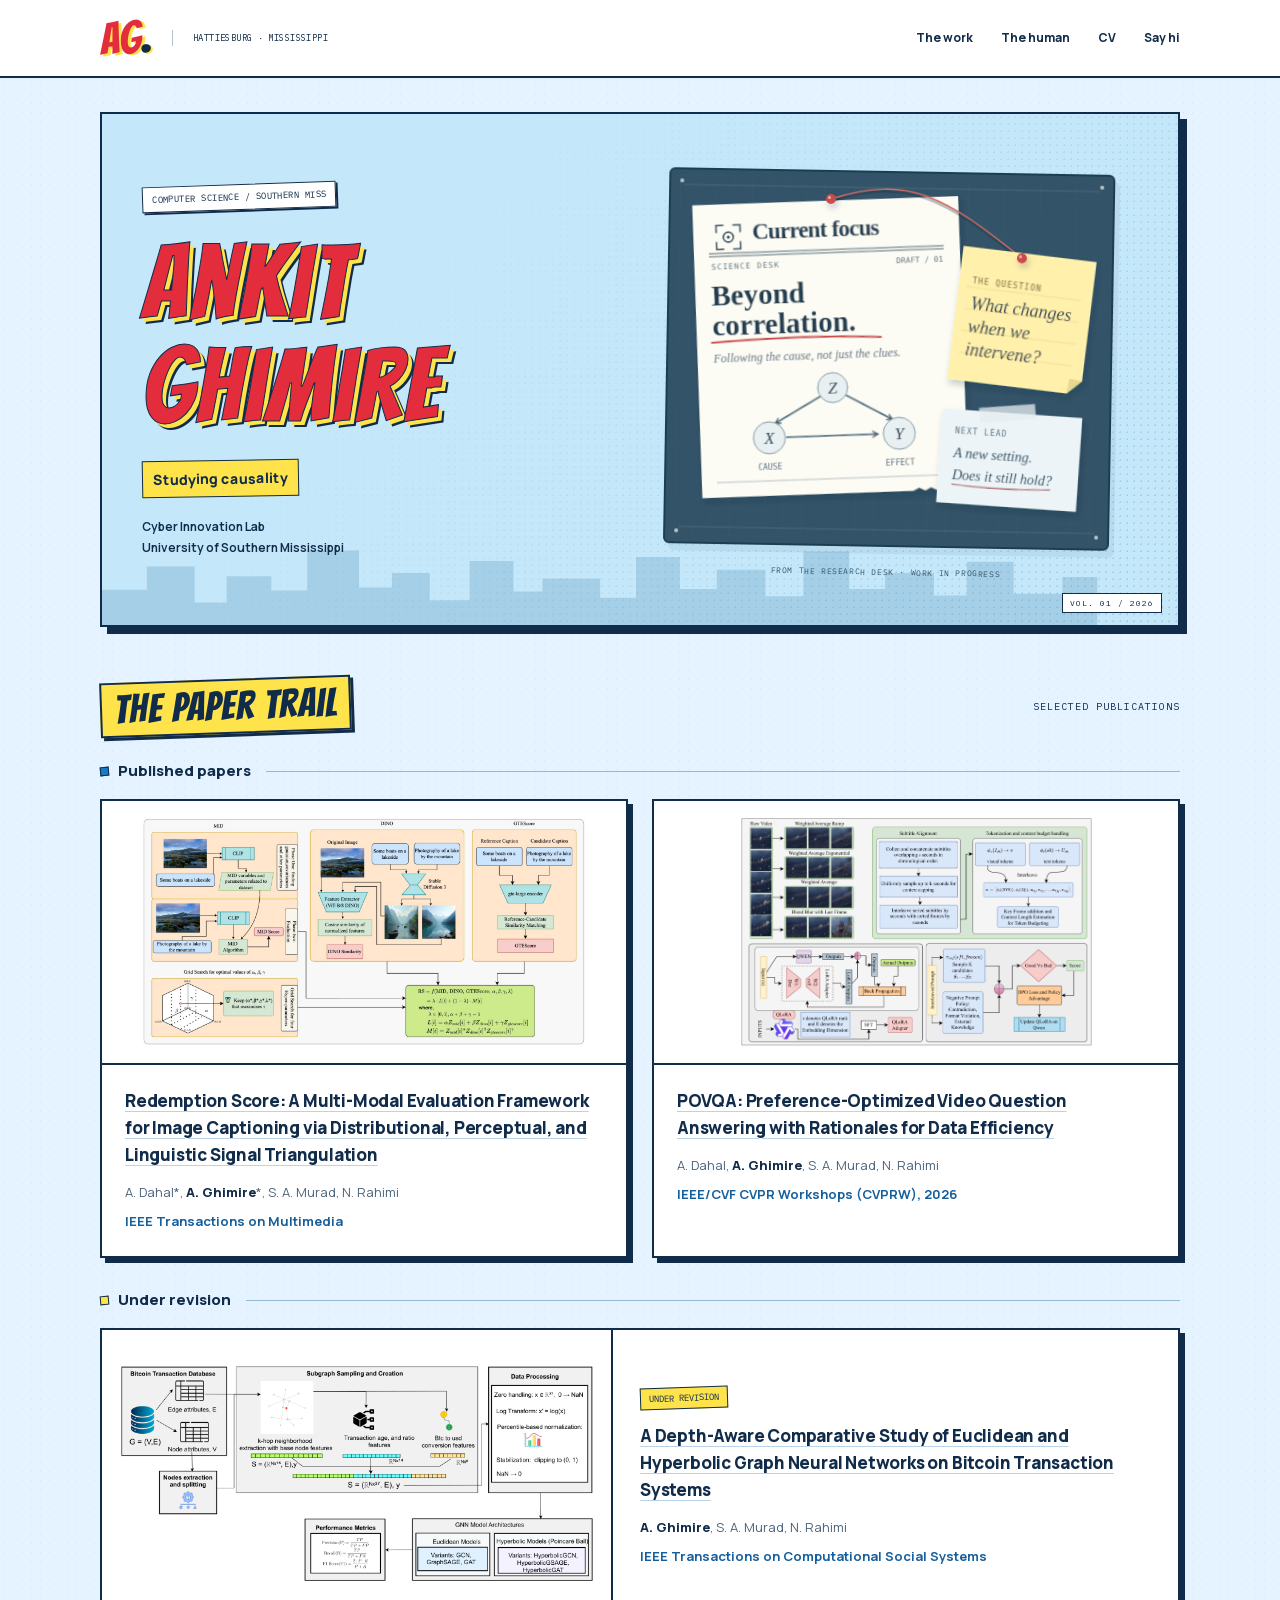
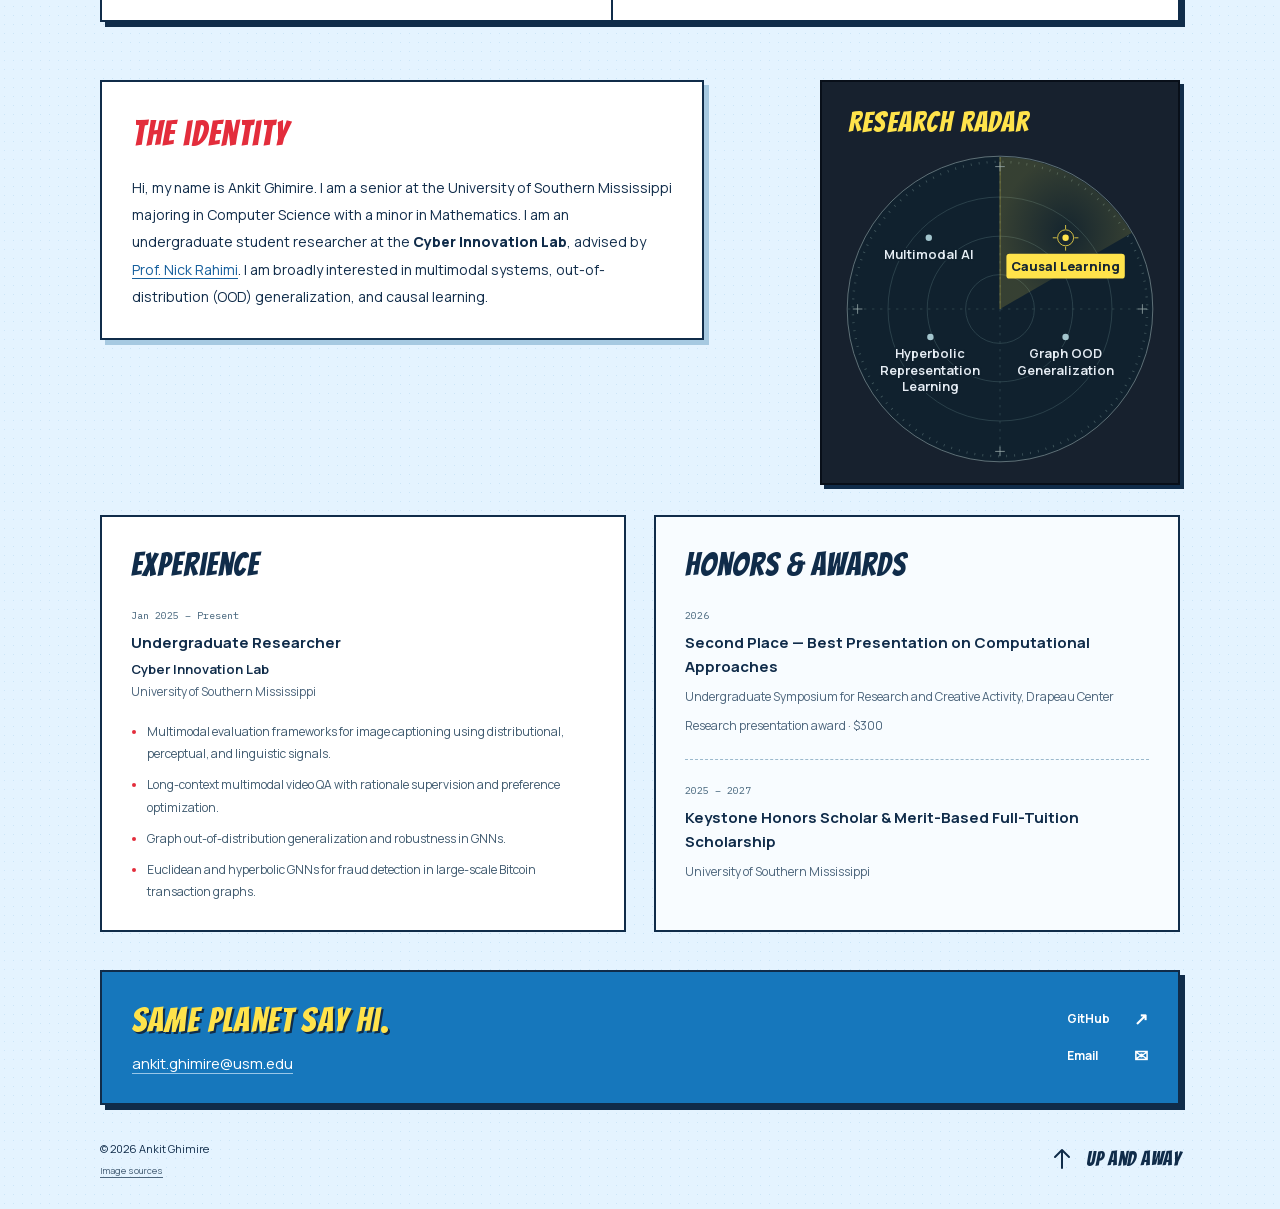
<file: index.html>
<!DOCTYPE html>
<html lang="en">
<head>
  <meta charset="UTF-8" />
  <meta name="viewport" content="width=device-width, initial-scale=1.0" />
  <meta name="description" content="Ankit Ghimire is a senior studying Computer Science at the University of Southern Mississippi and an undergraduate researcher at the Cyber Innovation Lab, interested in multimodal systems, OOD generalization, and causal learning." />
  <meta name="theme-color" content="#dff2ff" />
  <title>Ankit Ghimire — Research Portfolio</title>
  <link rel="icon" href="assets/favicon-ag.svg?v=2" type="image/svg+xml" />
  <link rel="stylesheet" href="assets/manrope.css" />
  <link rel="stylesheet" href="assets/plex-mono.css" />
  <link rel="stylesheet" href="assets/bangers.css" />
  <link rel="stylesheet" href="style.css" />
</head>
<body>
  <a class="skip-link" href="#main">Skip to content</a>
  <header class="masthead">
    <div class="masthead-inner">
      <a class="wordmark" href="#top" aria-label="Ankit Ghimire, home">AG<span>.</span></a>
      <span class="edition">HATTIESBURG · MISSISSIPPI</span>
      <nav aria-label="Main navigation"><a href="#publications">The work</a><a href="#about">The human</a><a href="assets/Ankit-Ghimire-CV.pdf" target="_blank" rel="noopener" aria-label="View CV (PDF, opens in a new tab)">CV</a><a href="#contact">Say hi</a></nav>
    </div>
  </header>

  <main id="main" class="comic-book">
    <section class="cover" id="top" aria-labelledby="intro-title" tabindex="-1">
      <div class="cover-copy">
        <p class="cover-kicker">COMPUTER SCIENCE / SOUTHERN MISS</p>
        <h1 id="intro-title"><span>Ankit</span><span>Ghimire</span></h1>
        <p class="cover-role">Studying causality</p>
        <p class="cover-lab">Cyber Innovation Lab<br />University of Southern Mississippi</p>
      </div>
      <figure class="newsroom-board">
        <img src="assets/research-board.svg" alt="A research board: a draft titled Beyond correlation, a sketch linking cause and effect through a shared factor, and pinned notes asking what changes when we intervene." width="460" height="400" fetchpriority="high" />
        <figcaption>FROM THE RESEARCH DESK <span>· WORK IN PROGRESS</span></figcaption>
      </figure>
      <svg class="cover-skyline" viewBox="0 0 1080 100" preserveAspectRatio="none" aria-hidden="true"><path d="M0 100V56h45V27h48v45h32V39h45v18h36V7h52v46h33V35h38v34h40V20h44v38h29V42h58v24h36V15h44v40h37V31h49v33h38V8h46v47h36V35h49v28h33V21h47v40h49V40h35v60Z" /></svg>
      <span class="cover-issue">VOL. 01 / 2026</span>
    </section>

    <section id="publications" class="publications" aria-labelledby="publications-title">
      <div class="section-heading"><h2 id="publications-title">The paper trail</h2><span>SELECTED PUBLICATIONS</span></div>
      <section class="publication-group" aria-labelledby="published-title">
        <h3 class="group-title" id="published-title"><span class="group-square" aria-hidden="true"></span> Published papers</h3>
        <div class="published-grid">
          <article class="paper-card" id="redemption-score">
            <a class="paper-figure" href="assets/papers/redemption-score.png" target="_blank" rel="noopener" aria-label="Open the redemption score figure at full size"><img src="assets/papers/redemption-score.png" alt="Redemption Score paper, Figure 2: MID, DINO similarity, and GTEScore combined into the evaluation score." width="1554" height="804" loading="lazy" /></a>
            <div class="paper-copy">
              <h4><a href="https://arxiv.org/abs/2505.16180" target="_blank" rel="noopener">Redemption Score: A Multi-Modal Evaluation Framework for Image Captioning via Distributional, Perceptual, and Linguistic Signal Triangulation</a></h4>
              <p class="authors">A. Dahal*, <strong>A. Ghimire</strong>*, S. A. Murad, N. Rahimi</p>
              <p class="venue">IEEE Transactions on Multimedia</p>
            </div>
          </article>
          <article class="paper-card" id="povqa">
            <a class="paper-figure" href="assets/papers/povqa.png" target="_blank" rel="noopener" aria-label="Open the povqa figure at full size"><img src="assets/papers/povqa.png" alt="POVQA paper, Figure 2: temporal pooling, subtitle alignment, supervised fine-tuning, and preference optimization." width="1491" height="972" loading="lazy" /></a>
            <div class="paper-copy">
              <h4><a href="https://arxiv.org/abs/2510.01009" target="_blank" rel="noopener">POVQA: Preference-Optimized Video Question Answering with Rationales for Data Efficiency</a></h4>
              <p class="authors">A. Dahal, <strong>A. Ghimire</strong>, S. A. Murad, N. Rahimi</p>
              <p class="venue">IEEE/CVF CVPR Workshops (CVPRW), 2026</p>
            </div>
          </article>
        </div>
      </section>
      <section class="publication-group revision-group" aria-labelledby="revision-title">
        <h3 class="group-title" id="revision-title"><span class="group-square revision-square" aria-hidden="true"></span> Under revision</h3>
        <article class="paper-card wide-paper" id="depth-aware">
          <a class="paper-figure" href="assets/papers/depth-aware.png" target="_blank" rel="noopener" aria-label="Open the depth aware figure at full size"><img src="assets/papers/depth-aware.png" alt="Depth-Aware paper, Figure 1: Bitcoin transaction processing, subgraph sampling, and Euclidean and hyperbolic GNN comparison." width="1572" height="732" loading="lazy" /></a>
            <div class="paper-copy">
            <span class="revision-stamp">UNDER REVISION</span>
            <h4><a href="https://arxiv.org/abs/2603.16080" target="_blank" rel="noopener">A Depth-Aware Comparative Study of Euclidean and Hyperbolic Graph Neural Networks on Bitcoin Transaction Systems</a></h4>
            <p class="authors"><strong>A. Ghimire</strong>, S. A. Murad, N. Rahimi</p>
            <p class="venue">IEEE Transactions on Computational Social Systems</p>
          </div>
        </article>
      </section>
    </section>

    <div class="identity-grid">
      <section class="identity-panel" id="about" aria-labelledby="about-title">
        <h2 id="about-title">The identity</h2>
        <p>Hi, my name is Ankit Ghimire. I am a senior at the University of Southern Mississippi majoring in Computer Science with a minor in Mathematics. I am an undergraduate student researcher at the <strong>Cyber Innovation Lab</strong>, advised by <a href="https://nickrahimi.com/" target="_blank" rel="noopener">Prof. Nick Rahimi</a>. I am broadly interested in multimodal systems, out-of-distribution (OOD) generalization, and causal learning.</p>
      </section>
      <section class="interests-panel" id="interests" aria-labelledby="interests-title">
        <h2 id="interests-title">Research radar</h2>
        <svg class="research-radar" xmlns="http://www.w3.org/2000/svg" viewBox="0 0 400 400" role="img" aria-labelledby="research-radar-title research-radar-description">
          <title id="research-radar-title">Research interests</title>
          <desc id="research-radar-description">Multimodal AI; Causal Learning, highlighted in yellow; Hyperbolic Representation Learning; Graph OOD Generalization. All four interests appear as labeled targets inside a research radar.</desc>
          <defs><radialGradient id="radar-beam"><stop offset="0" stop-color="#ffe34b" stop-opacity=".02" /><stop offset="1" stop-color="#ffe34b" stop-opacity=".16" /></radialGradient></defs>
          <circle cx="200" cy="200" r="191" fill="#10212e" stroke="#71858a" />
          <circle cx="200" cy="200" r="184" fill="none" stroke="#40575d" stroke-dasharray="1 9" stroke-width="3" />
          <g fill="none" stroke="#39525b" stroke-width=".8">
            <circle cx="200" cy="200" r="140" /><circle cx="200" cy="200" r="91" /><circle cx="200" cy="200" r="43" />
            <path d="M200 10v380M10 200h380" stroke-dasharray="3 7" />
          </g>
          <g class="radar-sweep"><path d="M200 200V10a190 190 0 0 1 164.5 95Z" fill="url(#radar-beam)" /><path d="M200 200V10" stroke="#ffe34b" stroke-width="1" opacity=".45" /></g>
          <g class="radar-target">
            <circle cx="111" cy="111" r="4" />
            <text x="111" y="137">Multimodal AI</text>
          </g>
          <g class="radar-target radar-target-focus">
            <circle class="target-ring" cx="282" cy="111" r="10" />
            <path d="M282 95v5m0 22v5M266 111h5m22 0h5" fill="none" stroke="#ffe34b" />
            <circle cx="282" cy="111" r="4" />
            <rect x="208" y="131" width="148" height="31" rx="4" />
            <text x="282" y="152">Causal Learning</text>
          </g>
          <g class="radar-target">
            <circle cx="113" cy="235" r="4" />
            <text x="113" y="261"><tspan x="113">Hyperbolic</tspan><tspan x="113" dy="21">Representation</tspan><tspan x="113" dy="21">Learning</tspan></text>
          </g>
          <g class="radar-target">
            <circle cx="282" cy="235" r="4" />
            <text x="282" y="261"><tspan x="282">Graph OOD</tspan><tspan x="282" dy="21">Generalization</tspan></text>
          </g>
          <path d="M194 22h12M200 16v12M194 378h12M200 372v12M16 200h12M22 194v12M372 200h12M378 194v12" stroke="#96a6a8" />
        </svg>
      </section>
    </div>

    <div class="background-grid">
      <section class="background-panel" id="experience" aria-labelledby="experience-title">
        <h2 id="experience-title">Experience</h2>
        <p class="date">Jan 2025 – Present</p><h3>Undergraduate Researcher</h3><p class="organization">Cyber Innovation Lab</p><p class="university">University of Southern Mississippi</p>
        <ul class="experience-list"><li>Multimodal evaluation frameworks for image captioning using distributional, perceptual, and linguistic signals.</li><li>Long-context multimodal video QA with rationale supervision and preference optimization.</li><li>Graph out-of-distribution generalization and robustness in GNNs.</li><li>Euclidean and hyperbolic GNNs for fraud detection in large-scale Bitcoin transaction graphs.</li></ul>
      </section>
      <section class="background-panel honors-panel" id="honors" aria-labelledby="honors-title">
        <h2 id="honors-title">Honors &amp; awards</h2>
        <ul class="award-list"><li><p class="date">2026</p><h3>Second Place — Best Presentation on Computational Approaches</h3><p>Undergraduate Symposium for Research and Creative Activity, Drapeau Center</p><p class="award-note">Research presentation award · $300</p></li><li><p class="date">2025 – 2027</p><h3>Keystone Honors Scholar &amp; Merit-Based Full-Tuition Scholarship</h3><p>University of Southern Mississippi</p></li></ul>
      </section>
    </div>

    <section class="contact-panel" id="contact" aria-labelledby="contact-title">
      <div><h2 id="contact-title">Same planet say hi.</h2><a class="email-link" href="mailto:ankit.ghimire@usm.edu">ankit.ghimire@usm.edu</a></div>
      <nav class="social-links" aria-label="Contact links"><a href="https://github.com/AnkitGhi" target="_blank" rel="noopener">GitHub <span aria-hidden="true">↗</span></a><a href="mailto:ankit.ghimire@usm.edu">Email <span aria-hidden="true">✉</span></a></nav>
    </section>
    <footer><p>© 2026 Ankit Ghimire<span class="art-credit"><a href="credits.html">Image sources</a></span></p><a class="up-up-away" href="#top"><svg viewBox="0 0 32 32" aria-hidden="true"><path d="M16 25V7m-7 7 7-7 7 7"/></svg><span>Up and away</span></a></footer>
  </main>
</body>
</html>
</file>
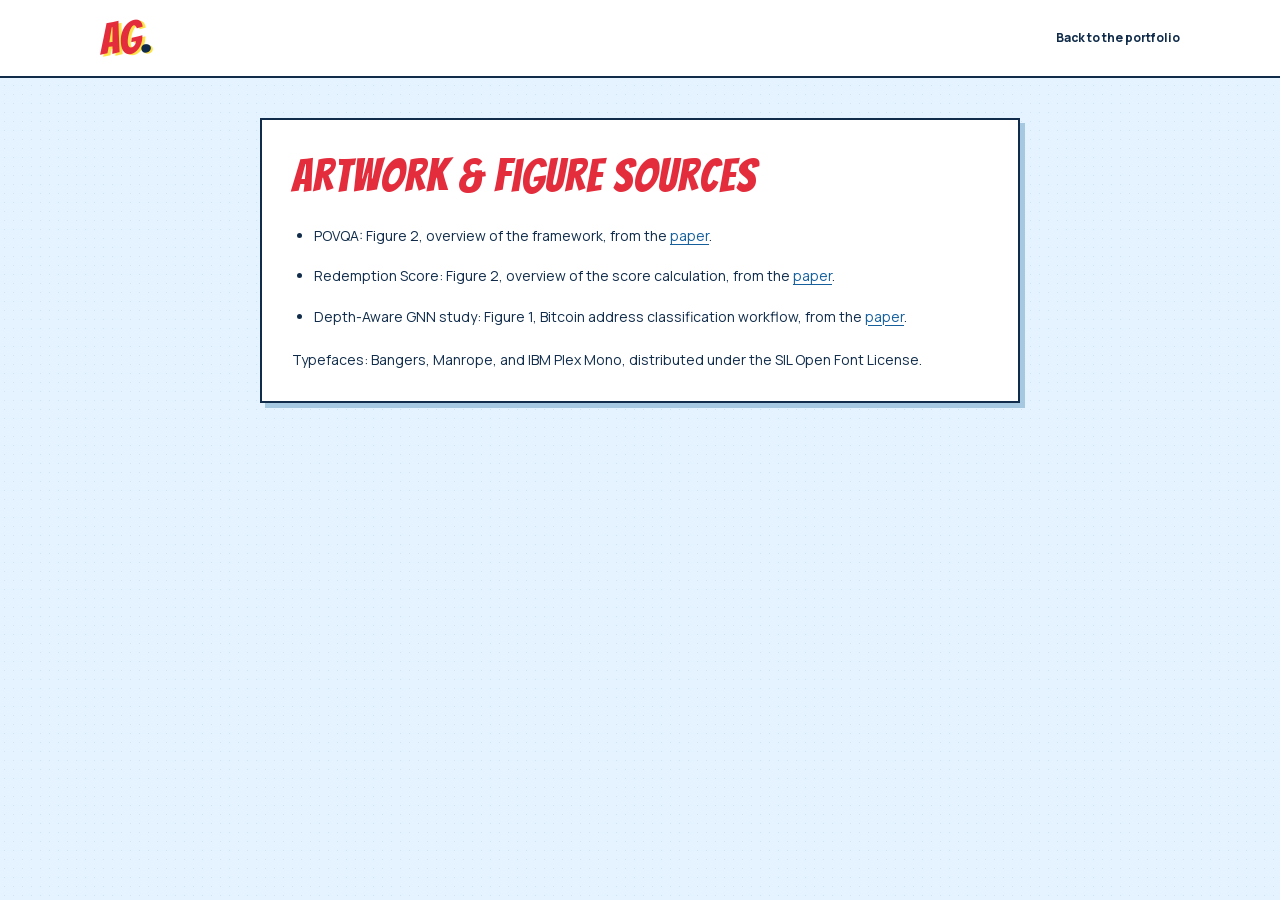
<file: credits.html>
<!DOCTYPE html>
<html lang="en">
<head><meta charset="UTF-8" /><meta name="viewport" content="width=device-width, initial-scale=1" /><title>Artwork credits — Ankit Ghimire</title><link rel="icon" href="assets/favicon-ag.svg?v=2" type="image/svg+xml" /><link rel="stylesheet" href="assets/manrope.css" /><link rel="stylesheet" href="assets/bangers.css" /><link rel="stylesheet" href="style.css" /></head>
<body>
<header class="masthead"><div class="masthead-inner"><a class="wordmark" href="index.html" aria-label="Ankit Ghimire, home">AG<span>.</span></a><nav aria-label="Navigation"><a href="index.html">Back to the portfolio</a></nav></div></header>
<main class="comic-book"><section class="identity-panel credits-panel"><h1>Artwork &amp; figure sources</h1><ul>
<li>POVQA: Figure 2, overview of the framework, from the <a href="https://arxiv.org/abs/2510.01009" target="_blank" rel="noopener">paper</a>.</li>
<li>Redemption Score: Figure 2, overview of the score calculation, from the <a href="https://arxiv.org/abs/2505.16180" target="_blank" rel="noopener">paper</a>.</li>
<li>Depth-Aware GNN study: Figure 1, Bitcoin address classification workflow, from the <a href="https://arxiv.org/abs/2603.16080" target="_blank" rel="noopener">paper</a>.</li>
</ul><p>Typefaces: Bangers, Manrope, and IBM Plex Mono, distributed under the SIL Open Font License.</p></section></main>
</body></html>
</file>
<file: assets/manrope.css>
@font-face {
  font-family: 'Manrope';
  font-style: normal;
  font-weight: 400 800;
  font-display: swap;
  src: url(fonts/manrope-0.woff2) format('woff2');
  unicode-range: U+0000-00FF, U+0131, U+0152-0153, U+02BB-02BC, U+02C6, U+02DA, U+02DC, U+0304, U+0308, U+0329, U+2000-206F, U+20AC, U+2122, U+2191, U+2193, U+2212, U+2215, U+FEFF, U+FFFD;
}
</file>
<file: assets/plex-mono.css>
@font-face {
  font-family: 'IBM Plex Mono';
  font-style: normal;
  font-weight: 400;
  font-display: swap;
  src: url(fonts/plex-mono-0.woff2) format('woff2');
  unicode-range: U+0000-00FF, U+0131, U+0152-0153, U+02BB-02BC, U+02C6, U+02DA, U+02DC, U+0304, U+0308, U+0329, U+2000-206F, U+20AC, U+2122, U+2191, U+2193, U+2212, U+2215, U+FEFF, U+FFFD;
}
</file>
<file: assets/bangers.css>
@font-face {
  font-family: 'Bangers';
  font-style: normal;
  font-weight: 400;
  font-display: swap;
  src: url(fonts/bangers-0.woff2) format('woff2');
  unicode-range: U+0000-00FF, U+0131, U+0152-0153, U+02BB-02BC, U+02C6, U+02DA, U+02DC, U+0304, U+0308, U+0329, U+2000-206F, U+20AC, U+2122, U+2191, U+2193, U+2212, U+2215, U+FEFF, U+FFFD;
}
</file>
<file: style.css>
*, *::before, *::after { box-sizing: border-box; }
:root { color-scheme: light; --ink: #102c4a; --sky: #e4f3ff; --blue: #177ac6; --red: #e32d3c; --yellow: #ffe34b; --paper: #fff; --muted: #4c657c; --comic: 'Bangers', Impact, 'Arial Narrow', sans-serif; --mono: 'IBM Plex Mono', monospace; }
html { scroll-behavior: smooth; scroll-padding-top: 96px; }
body { margin: 0; color: var(--ink); background: radial-gradient(#9cc8e650 .8px, transparent .8px) 0 0 / 9px 9px, var(--sky); font-family: 'Manrope', -apple-system, BlinkMacSystemFont, 'Segoe UI', sans-serif; font-size: 15px; line-height: 1.8; -webkit-font-smoothing: antialiased; }
::selection { color: var(--ink); background: var(--yellow); }
h1, h2, h3, h4, p, ul, ol, figure { margin: 0; }
h1, h2, h3, h4 { line-height: 1.35; }
a { color: inherit; text-decoration: none; }
button { font: inherit; color: inherit; }
a, button { -webkit-tap-highlight-color: transparent; }
button, a { touch-action: manipulation; }
a:focus-visible, button:focus-visible { outline: 3px solid var(--red); outline-offset: 5px; }
[hidden] { display: none !important; }
strong { font-weight: 800; }
.skip-link { position: fixed; top: -90px; left: 18px; padding: 9px 16px; background: var(--yellow); border: 2px solid var(--ink); z-index: 100; }
.skip-link:focus { top: 12px; }
.comic-book, .masthead-inner { width: min(1080px, calc(100% - 64px)); margin: 0 auto; }

/* A comic masthead, with all the usual navigation still easy to find. */
.masthead { position: sticky; top: 0; z-index: 30; background: #fff; border-bottom: 2px solid var(--ink); }
.masthead-inner { display: flex; align-items: center; min-height: 76px; gap: 20px; }
.wordmark { font-family: var(--comic); font-size: 44px; line-height: 1; color: var(--red); transform: rotate(-5deg); text-shadow: 2px 2px 0 var(--yellow); }
.wordmark span { color: var(--ink); }
.edition { padding-left: 20px; border-left: 1px solid #afc3d3; font-family: var(--mono); font-size: 9px; line-height: 1.7; letter-spacing: .4px; }
.masthead nav { display: flex; gap: 28px; margin-left: auto; }
.masthead nav a { display: inline-flex; align-items: center; position: relative; min-height: 44px; font-size: 12px; font-weight: 750; }
.masthead nav a::after { content: ''; position: absolute; left: 0; right: 0; bottom: 7px; height: 3px; background: var(--red); transform: scaleX(0) rotate(-3deg); transform-origin: left; transition: transform .2s; }
.masthead nav a:hover::after, .masthead nav a[aria-current]::after { transform: scaleX(1) rotate(-3deg); }

/* A newsroom cover: a personal introduction beside a causality research board. */
.cover { position: relative; isolation: isolate; overflow: hidden; display: grid; grid-template-columns: minmax(0, 1fr) minmax(0, 1.05fr); align-items: center; gap: 25px; min-height: 478px; margin-top: 34px; padding: 46px 40px; border: 2px solid var(--ink); background: #c5e7fa; box-shadow: 7px 7px 0 var(--ink); }
.cover::before { content: ''; position: absolute; inset: 0; z-index: -2; pointer-events: none; background: radial-gradient(#358cc744 1px, transparent 1px) 0 0 / 7px 7px; mask-image: linear-gradient(130deg, transparent 25%, #000 100%); }
.cover-copy { position: relative; z-index: 4; min-width: 0; }
.cover-kicker { display: inline-block; padding: 4px 9px; border: 1.5px solid var(--ink); background: #fff; box-shadow: 2px 2px 0 var(--ink); transform: rotate(-2deg); font-family: var(--mono); font-size: 9px; letter-spacing: .45px; }
h1 { margin: 24px 0 16px; font-family: var(--comic); font-size: clamp(72px, 8.5vw, 104px); font-weight: 400; line-height: .94; letter-spacing: 2px; color: var(--red); -webkit-text-stroke: 1px var(--ink); text-shadow: 4px 4px 0 var(--yellow), 6px 6px 0 var(--ink); }
h1 span { display: block; }
h1 span + span { margin-top: 5px; }
.cover-role { display: inline-block; margin-top: 10px; padding: 5px 10px; color: var(--ink); background: var(--yellow); border: 1.5px solid var(--ink); font-size: 14px; font-weight: 800; transform: rotate(-1deg); }
.cover-lab { margin-top: 18px; font-size: 12px; font-weight: 650; line-height: 1.8; }
.newsroom-board { position: relative; z-index: 2; min-width: 0; width: 100%; max-width: 460px; justify-self: center; transform: rotate(1deg); }
.newsroom-board img { display: block; width: 100%; height: auto; filter: drop-shadow(5px 7px 0 #21476014); }
.newsroom-board figcaption { margin: 5px 0 0; color: #38576b; text-align: center; font-family: var(--mono); font-size: 8px; letter-spacing: .6px; }
.cover-skyline { position: absolute; z-index: -1; left: 0; bottom: 0; width: 100%; height: 80px; fill: #478bb1; opacity: .25; }
.cover-issue { position: absolute; right: 16px; bottom: 12px; z-index: 4; padding: 2px 7px; background: #fff; border: 1px solid var(--ink); font-family: var(--mono); font-size: 8px; letter-spacing: 1px; }

/* Figures from the papers, followed by short citations. */
.publications { margin-top: 52px; }
.section-heading { display: flex; justify-content: space-between; align-items: center; gap: 20px; margin-bottom: 27px; }
h2 { font-family: var(--comic); font-size: 35px; font-weight: 400; letter-spacing: 1px; }
.section-heading h2 { display: inline-block; padding: 0 11px 1px; border: 2px solid var(--ink); background: var(--yellow); box-shadow: 3px 3px 0 var(--ink); transform: rotate(-2deg); font-size: 40px; line-height: 1.25; }
.section-heading > span { font-family: var(--mono); font-size: 10px; letter-spacing: 1px; }
.publication-group { margin-top: 22px; }
.group-title { display: flex; align-items: center; gap: 9px; margin-bottom: 17px; font-size: 15px; font-weight: 800; }
.group-title::after { content: ''; flex: 1; height: 1px; margin-left: 6px; background: #97b8d1; }
.group-square { width: 9px; height: 9px; background: var(--blue); border: 1px solid var(--ink); transform: rotate(-5deg); }
.revision-square { background: var(--yellow); }
.published-grid { display: grid; grid-template-columns: repeat(2, minmax(0, 1fr)); gap: 24px; }
.paper-card { min-width: 0; overflow: hidden; border: 2px solid var(--ink); background: #fff; box-shadow: 5px 5px 0 var(--ink); }
.paper-figure { display: flex; align-items: center; justify-content: center; height: 264px; padding: 16px; border-bottom: 2px solid var(--ink); background: #fff; cursor: zoom-in; }
.paper-figure img { display: block; width: 100%; height: 100%; object-fit: contain; }
.paper-figure:hover { background: #f4f9fc; }
.paper-figure:focus-visible { outline-offset: -5px; }
.paper-copy { padding: 22px 23px 24px; }
.paper-copy h4 { font-size: 17px; font-weight: 800; line-height: 1.6; letter-spacing: -.2px; }
.paper-copy h4 a { text-decoration: underline; text-decoration-color: #b9d4e8; text-decoration-thickness: 1px; text-underline-offset: 4px; }
.paper-copy h4 a:hover { color: #1264aa; text-decoration-color: currentColor; }
.authors { margin-top: 13px; color: var(--muted); font-size: 13px; line-height: 1.75; }
.authors strong { color: var(--ink); }
.venue { margin-top: 7px; color: #155f9d; font-size: 13px; font-weight: 700; line-height: 1.65; }
.revision-group { margin-top: 32px; }
.wide-paper { display: grid; grid-template-columns: minmax(0, .95fr) minmax(0, 1.05fr); }
.wide-paper .paper-figure { height: auto; min-height: 290px; border-bottom: 0; border-right: 2px solid var(--ink); }
.wide-paper .paper-figure img { height: 240px; }
.wide-paper .paper-copy { align-self: center; padding: 25px 27px; }
.revision-stamp { display: inline-block; padding: 2px 8px; margin-bottom: 13px; border: 1.5px solid var(--ink); background: var(--yellow); font-family: var(--mono); font-size: 9px; transform: rotate(-2deg); }

/* Notebook pages for the actual human behind the papers. */
.identity-grid { display: grid; grid-template-columns: minmax(0, 1.35fr) minmax(0, 1fr); gap: 28px; margin-top: 58px; align-items: start; }
.identity-panel { padding: 28px 30px; background: white; border: 2px solid var(--ink); box-shadow: 5px 5px 0 #a6c9e1; }
.identity-panel h2 { color: var(--red); }
.identity-panel > p { margin-top: 17px; font-size: 14px; line-height: 1.95; }
.identity-panel > p a { color: #155f9d; text-decoration: underline; text-decoration-thickness: 1px; text-underline-offset: 3px; }
.identity-panel > p a:hover { color: var(--ink); }
.interests-panel { position: relative; width: 100%; max-width: 360px; justify-self: end; padding: 20px 18px 14px; border: 2px solid #080f19; background: #17212e; color: #e6edf4; box-shadow: 4px 4px 0 var(--ink); }
.interests-panel h2 { margin: 0 0 8px 8px; font-size: 29px; color: var(--yellow); }
/* The 400-unit SVG scales 16-unit labels to at most 12.8px, below the identity body text. */
.research-radar { display: block; width: 100%; max-width: 320px; height: auto; margin: 0 auto; overflow: visible; }
.radar-sweep { transform-origin: 200px 200px; animation: radar-scan 12s linear infinite; }
@keyframes radar-scan { to { transform: rotate(360deg); } }
.radar-target circle { fill: #a3c5cd; }
.radar-target text { fill: #e6edf4; font-family: 'Manrope', sans-serif; font-size: 16px; font-weight: 650; text-anchor: middle; paint-order: stroke; stroke: #10212e; stroke-width: 5px; stroke-linejoin: round; }
.radar-target-focus circle { fill: var(--yellow); }
.radar-target-focus .target-ring { fill: none; stroke: var(--yellow); stroke-width: 1; }
.radar-target-focus rect { fill: var(--yellow); }
.radar-target-focus text { fill: #142432; stroke: none; font-size: 16px; font-weight: 800; }

.background-grid { display: grid; grid-template-columns: repeat(2, minmax(0, 1fr)); gap: 28px; margin-top: 30px; }
.background-panel { padding: 27px 29px; background: #fff; border: 2px solid var(--ink); }
.background-panel h2 { margin-bottom: 20px; font-size: 32px; }
.background-panel h3 { font-size: 15px; line-height: 1.6; }
.date { margin-bottom: 6px; font-family: var(--mono); font-size: 10px; font-weight: 400; color: #46657c; }
.organization { margin-top: 3px; font-size: 13px; font-weight: 650; }
.university { font-size: 12px; color: var(--muted); }
.experience-list { padding-left: 16px; margin-top: 18px; font-size: 12px; line-height: 1.85; color: #405b70; }
.experience-list li + li { margin-top: 9px; }
.experience-list li::marker { color: var(--red); }
.honors-panel { background: #f8fcff; }
.award-list { padding: 0; list-style: none; }
.award-list li + li { margin-top: 23px; padding-top: 22px; border-top: 1px dashed #9bb9cd; }
.award-list p:not(.date) { margin-top: 7px; color: var(--muted); font-size: 12px; }
.award-list .award-note { font-size: 11px; }
.contact-panel { display: flex; align-items: center; justify-content: space-between; gap: 30px; margin-top: 38px; padding: 26px 30px; border: 2px solid var(--ink); background: #1677bc; color: white; box-shadow: 5px 5px 0 var(--ink); }
.contact-panel h2 { font-size: 34px; letter-spacing: 1.2px; color: var(--yellow); text-shadow: 2px 2px 0 var(--ink); }
.email-link { display: inline-block; margin-top: 6px; font-size: 15px; text-decoration: underline; text-underline-offset: 4px; text-decoration-color: #98c7e8; }
.email-link:hover { text-decoration-color: white; }
.social-links { display: flex; flex-direction: column; gap: 3px; }
.social-links a { display: flex; align-items: center; justify-content: space-between; gap: 24px; min-height: 34px; font-size: 12px; font-weight: 700; }
.social-links a:hover { color: var(--yellow); }
.social-links span { font-size: 17px; }
.contact-panel a:focus-visible { outline-color: var(--yellow); }
footer { display: flex; align-items: center; justify-content: space-between; gap: 25px; padding: 29px 0 25px; font-size: 11px; }
footer p > span { font-size: 10px; color: var(--muted); }
.art-credit { display: block; margin-top: 5px; font-size: 9px !important; }
.art-credit a { text-decoration: underline; text-underline-offset: 3px; }
.up-up-away { display: flex; align-items: center; gap: 8px; padding: 4px 0; min-height: 50px; font-family: var(--comic); font-size: 20px; letter-spacing: .5px; }
.up-up-away svg { width: 32px; height: 32px; fill: none; stroke: currentColor; stroke-width: 2; stroke-linecap: round; stroke-linejoin: round; transition: transform .2s; }
.up-up-away:hover svg { transform: translateY(-4px); }

@media (max-width: 1000px) {
  .comic-book, .masthead-inner { width: calc(100% - 48px); }
  .cover { padding-left: 32px; min-height: 450px; }
  .cover-role { font-size: 12px; }
  .paper-copy { padding: 20px; }
  .paper-copy h4 { font-size: 16px; }
  .identity-grid { gap: 24px; }
  .identity-panel { padding: 24px; }
  .background-grid { gap: 24px; }
  .background-panel { padding: 24px; }
}
@media (max-width: 800px) {
  .cover { min-height: 420px; padding: 37px 27px; gap: 12px; }
  .newsroom-board figcaption { font-size: 7px; letter-spacing: .2px; }
  .newsroom-board figcaption span { display: block; }
  h1 { font-size: clamp(64px, 10vw, 80px); }
  .cover-kicker { font-size: 8px; }

  .section-heading > span { font-size: 8px; }
  .identity-grid { grid-template-columns: 1fr; gap: 22px; }
  .identity-panel > p { font-size: 13px; }
  .interests-panel { justify-self: center; padding: 20px 14px 14px; }
  .background-grid { grid-template-columns: 1fr; }
  .experience-list { font-size: 13px; }
  .award-list { display: grid; grid-template-columns: repeat(2, minmax(0, 1fr)); gap: 30px; }
  .award-list li + li { margin: 0; padding: 0; border: 0; }
  .wide-paper { grid-template-columns: minmax(0, 1fr) minmax(0, 1fr); }
  .wide-paper .paper-copy { padding: 20px; }
  .wide-paper .paper-figure { min-height: 310px; }
}
@media (max-width: 650px) {
  html { scroll-padding-top: 82px; }
  .comic-book, .masthead-inner { width: calc(100% - 36px); }
  .masthead-inner { min-height: 66px; gap: 12px; }
  .wordmark { font-size: 37px; }
  .edition { display: none; }
  .masthead nav { gap: 23px; }
  .masthead nav a { font-size: 11px; }
  .cover { grid-template-columns: minmax(0, 1fr); gap: 24px; min-height: 0; margin-top: 24px; padding: 29px 24px 42px; box-shadow: 4px 4px 0 var(--ink); }
  .newsroom-board { max-width: 400px; }
  .newsroom-board figcaption { margin-top: 7px; font-size: 7px; }
  .newsroom-board figcaption span { display: inline; }

  .cover-kicker { font-size: 8px; }
  h1 { margin-top: 21px; font-size: clamp(76px, 18vw, 100px); line-height: .93; }
  .cover-role { margin-top: 6px; font-size: 12px; }
  .cover-lab { margin-top: 12px; font-size: 11px; }
  .cover-issue { right: 10px; bottom: 8px; font-size: 7px; }
  .publications { margin-top: 40px; }
  .section-heading { margin-bottom: 25px; }
  .section-heading h2 { font-size: 35px; }
  .section-heading > span { display: none; }
  .group-title { font-size: 14px; margin-bottom: 15px; }
  .published-grid { grid-template-columns: 1fr; gap: 25px; }
  .paper-card { box-shadow: 4px 4px 0 var(--ink); }
  .paper-copy { padding: 20px; }
  .paper-copy h4 { font-size: 17px; }
  .authors, .venue { font-size: 13px; }
  .revision-group { margin-top: 29px; }
  .wide-paper { grid-template-columns: 1fr; }
  .wide-paper .paper-figure { height: 265px; min-height: 0; border-right: 0; border-bottom: 2px solid var(--ink); }
  .wide-paper .paper-figure img { height: 100%; }
  .wide-paper .paper-copy { padding: 22px 20px; }
  .identity-grid { grid-template-columns: 1fr; gap: 25px; margin-top: 40px; }
  .identity-panel { padding: 24px; }
  .identity-panel h2 { font-size: 33px; }
  .identity-panel > p { font-size: 14px; }
  .interests-panel { padding: 22px 10px 12px; }
  .background-grid { margin-top: 29px; }
  .background-panel { padding: 23px; }
  .background-panel h2 { font-size: 32px; }
  .award-list { grid-template-columns: 1fr; gap: 22px; }
  .award-list li + li { padding-top: 22px; border-top: 1px dashed #9bb9cd; }
  .contact-panel { align-items: flex-start; flex-direction: column; gap: 19px; margin-top: 28px; padding: 23px; }
  .contact-panel h2 { font-size: 32px; }
  .email-link { font-size: 13px; }
  .social-links { flex-direction: row; gap: 25px; }
  .social-links a { gap: 8px; min-height: 40px; }
  footer { align-items: center; gap: 14px; padding-top: 25px; font-size: 10px; }
  footer p > span { display: block; max-width: 180px; font-size: 9px; line-height: 1.7; }
  .up-up-away { flex-direction: column; gap: 2px; font-size: 16px; white-space: nowrap; }
  .up-up-away svg { width: 28px; height: 28px; }
}
@media (max-width: 380px) {
  .comic-book, .masthead-inner { width: calc(100% - 28px); }
  .masthead nav { gap: 18px; }
  .cover { padding: 27px 20px 39px; }
  .newsroom-board figcaption { letter-spacing: 0; font-size: 6.5px; }
  h1 { font-size: 76px; }
  .cover-role { font-size: 11px; }
  .paper-copy { padding: 18px; }
  .paper-copy h4 { font-size: 16px; }
  .contact-panel { padding: 21px; }
}
@media (prefers-reduced-motion: reduce) {
  html { scroll-behavior: auto; }
  *, *::before, *::after { animation: none !important; transition: none !important; }
}

.credits-panel { max-width: 760px; margin: 40px auto; }
.credits-panel h1 { margin: 0 0 20px; font-size: 46px; line-height: 1.2; text-shadow: none; -webkit-text-stroke: 0; letter-spacing: 1px; }
.credits-panel ul { padding-left: 22px; margin-top: 20px; font-size: 14px; }
.credits-panel li + li { margin-top: 15px; }
.credits-panel a { text-decoration: underline; text-underline-offset: 3px; color: #155f9d; }
</file>
